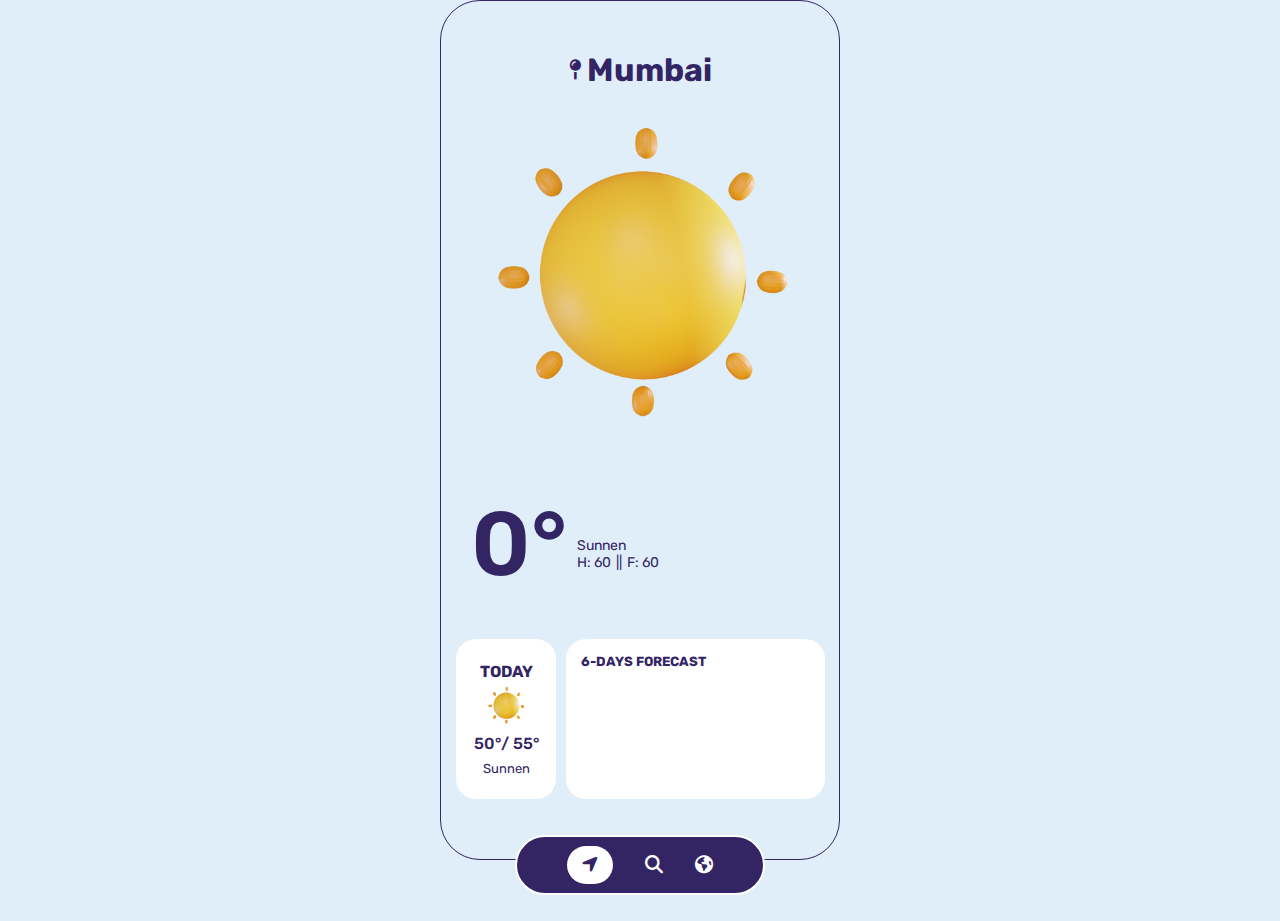
<file: index.html>
<!DOCTYPE html>
<html lang="en">
  <head>
    <meta charset="UTF-8" />
    <meta name="viewport" content="width=device-width, initial-scale=1.0" />
    <!-- links -->
    <link rel="icon" type="png" href="icon.png" />
    <link
      rel="stylesheet"
      href="https://cdnjs.cloudflare.com/ajax/libs/font-awesome/6.4.0/css/all.min.css"
    />
    <link rel="stylesheet" href="style.css" />
    <!-- Title -->
    <title>Weather App</title>
  </head>

  <body>
    <div class="pc">
      <!-- nav section -->
      <nav>
        <ul>
          <li>
            <a class="active" href="index.html"
              ><i class="fa-solid fa-location-arrow"></i
            ></a>
          </li>
          <li>
            <a href="search.html"
              ><i class="fa-solid fa-magnifying-glass"></i
            ></a>
          </li>
          <li>
            <a href="world.html"><i class="fa-solid fa-earth-americas"></i></a>
          </li>
        </ul>
      </nav>
      <!-- main section -->
      <div id="screen">
        <!-- city name -->
        <div class="city-name">
          <i class="fa-solid fa-map-pin"></i>
          <h1 id="city-name">Mumbai</h1>
        </div>
        <!-- weather icon -->
        <div class="weather-icon-css">
          <img class="weather-icon" src="sun.png" />
        </div>
        <!-- weather details -->
        <div class="weather-description">
          <div class="show-metric" id="metric">0°</div>
          <div class="weather-details">
            <div class="weather-main" id="weather-main">Sunnen</div>
            <div class="h-f">
              <div class="show-humidity">H: <span id="humidity">60</span></div>
              ||
              <div class="show-humidity">
                F: <span id="feels-like">60</span>
              </div>
            </div>
          </div>
        </div>
        <!-- Today-forecast -->
        <div class="forcasts-box">
          <div class="today-forecast">
            <h4>TODAY</h4>
            <div class="weather-icon-today">
              <img class="weather-icons" src="sun.png" />
            </div>
            <div class="temp-today">
              <span id="temp-min-today">50°</span><span>/ </span
              ><span id="temp-max-today">55°</span>
            </div>
            <div class="weather-main-today" id="weather-main">Sunnen</div>
          </div>

          <!-- 5day Forecast -->
          <div class="forecast">
            <h5>6-DAYS FORECAST</h5>
            <div id="forecast-box"></div>
          </div>
        </div>
      </div>
    </div>
    <!-- script -->
    <script src="main.js"></script>
  </body>
</html>
</file>
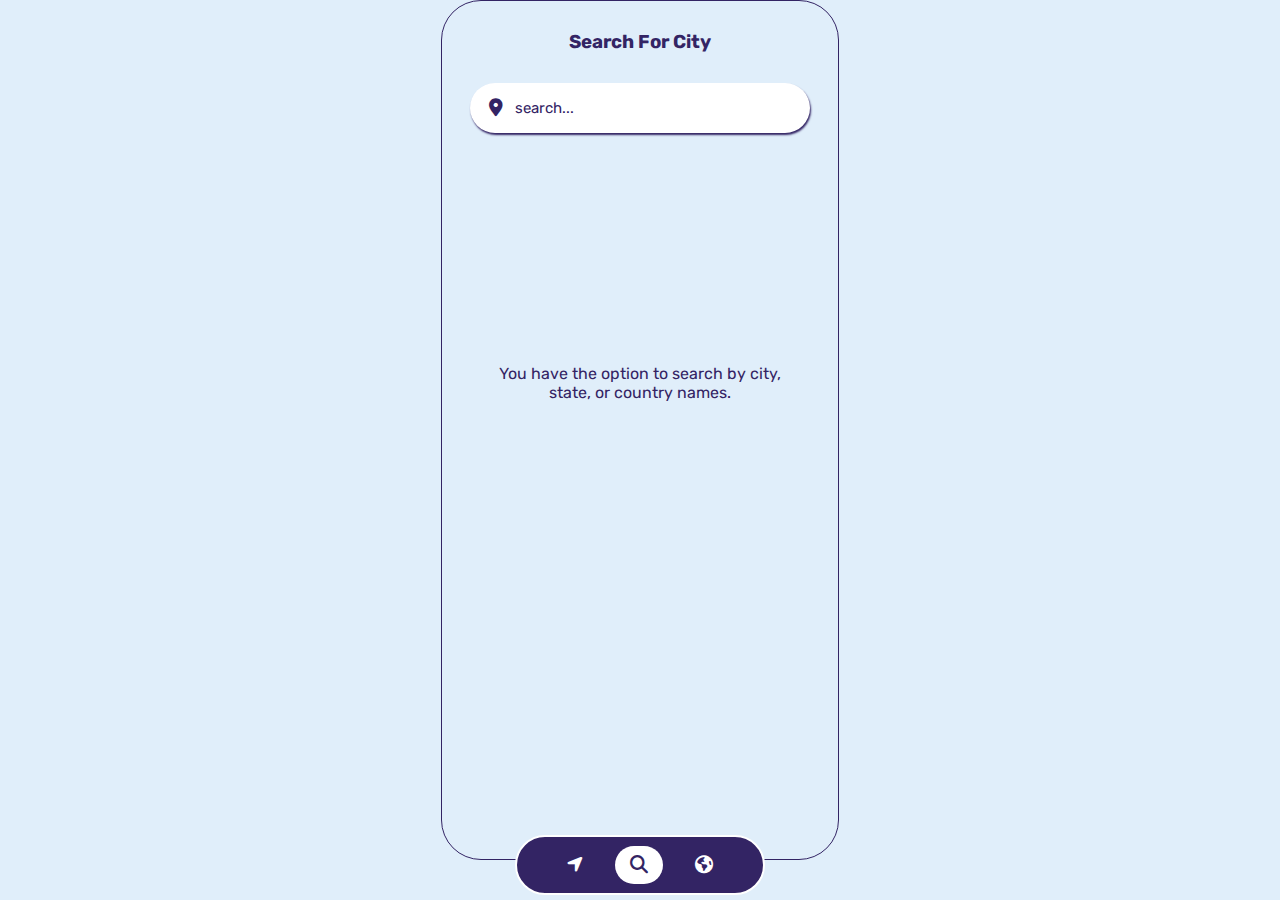
<file: search.html>
<!DOCTYPE html>
<html lang="en">

<head>
  <meta charset="UTF-8">
  <meta name="viewport" content="width=device-width, initial-scale=1.0">
  <!-- links -->
  <link rel="icon" type="png" href="icon.png" />
  <link rel="stylesheet" href="https://cdnjs.cloudflare.com/ajax/libs/font-awesome/6.4.0/css/all.min.css" />
  <link rel="stylesheet" href="search.css" />
  <!-- Title -->
  <title>Document</title>
</head>

<body>
  <div class="pc">
    <!-- nav section -->
    <nav>
      <ul>
        <li><a href="index.html"><i class="fa-solid fa-location-arrow"></i></a></li>
        <li><a class="active" href="search.html"><i class="fa-solid fa-magnifying-glass"></i></a></li>
        <li><a href="world.html"><i class="fa-solid fa-earth-americas"></i></a></li>
      </ul>
    </nav>
    <!-- main section -->
    <h3>Search For City</h3>
    <!-- search -->
    <div class="search">
      <div class="search-icon"><i class="fa-solid fa-location-dot"></i></div>
      <input class="searchinput" type="text" placeholder="search...">
    </div>
    <!-- message -->
    <div class="message">
      <p>You have the option to search by city, state, or country names.</p>
    </div>
    <!-- error message -->
    <div class="error-message">
      <p>One of the specified locations (city, state, or country) was not found. Please try again</p>
    </div>
    <!-- weather -->
    <div class="return">
      <div class="box">
        <div class="weather-box">
          <div class="name">
            <div class="city-name">Landon</div>
            <div class="weather-temp">20°</div>
          </div>
          <div class="weather-icon"><img class="weather-img" src="haze.png" alt=""></div>
        </div>
        <!-- 1 -->
        <div class="weather-desc">
          <div class="desc-box">
            <div class="desc-icon"><i class="fa-solid fa-wind"></i></div>
            <div class="desc-name">Wind</div>
            <div class="desc-info wind">15 m/s</div>
          </div>

          <div class="desc-box">
            <div class="desc-icon"><i class="fa-solid fa-temperature-full"></i></div>
            <div class="desc-name">Pressure</div>
            <div class="desc-info pressure">15 mbar</div>
          </div>

          <div class="desc-box">
            <div class="desc-icon"><i class="fa-solid fa-droplet"></i></div>
            <div class="desc-name">Humidity</div>
            <div class="desc-info humidity">50%</div>
          </div>
        </div>
        <!-- 2 -->
        <div class="weather-desc">
          <div class="desc-box">
            <div class="desc-icon"><i class="fa-solid fa-sun"></i></div>
            <div class="desc-name">Sun Rise</div>
            <div class="desc-info sunrise">12:00:00</div>
          </div>

          <div class="desc-box">
            <div class="desc-icon"><i class="fa-solid fa-cloud-sun"></i></div>
            <div class="desc-name">Sun Set</div>
            <div class="desc-info sunset">12:00:00</div>
          </div>

        </div>
      </div>
    </div>
  </div>
  <!-- main.js -->
  <script src="search.js"></script>
</body>

</html>
</file>
<file: style.css>
@import url("https://fonts.googleapis.com/css2?family=Rubik:ital,wght@0,300..900;1,300..900&display=swap");
* {
  padding: 0;
  margin: 0;
  box-sizing: border-box;
  list-style: none;
  font-family: "Rubik", sans-serif;
}
:root {
  --font-color-main: #332464;
  --white-color: #fff;
}
body {
  background-color: #e0eefa;
}
.pc {
  width: 400px;
  height: 860px;
  margin-left: auto;
  margin-right: auto;
  border: 1px solid var(--font-color-main);
  border-radius: 40px;
}

nav {
  position: fixed;
  left: 0;
  right: 0;
  margin: 0 auto;
  width: fit-content;
  bottom: 5px;
  display: flex;
  justify-content: center;
  align-items: center;
  width: 250px;
  height: 60px;
  border-radius: 40px;
  border: 2px solid var(--white-color);
  background-color: var(--font-color-main);
}
nav ul {
  display: flex;
  gap: 2pc;
}
nav ul li a {
  color: var(--white-color);
  font-size: 18px;
}
.active {
  background-color: var(--white-color);
  color: var(--font-color-main);
  border-radius: 100px;
  padding: 8px 15px;
}

#screen {
  width: 100%;
  height: 100vh;
  margin: 20px 0;
}
.city-name {
  color: var(--font-color-main);
  display: flex;
  justify-content: center;
  align-items: center;
  padding-top: 30px;
  gap: 5px;
}
.city-name i {
  font-size: 20px;
}
.weather-icon-css {
  display: flex;
  justify-content: center;
  align-items: center;
  width: 100%;
  height: 350px;
  margin-top: 10px;
}
.weather-icon-css img {
  width: 80%;
}
.weather-description {
  height: 150px;
  margin-top: 20px;
  display: flex;
  align-items: center;
  color: var(--font-color-main);
  /* border: 1px solid #000; */
}
.show-metric {
  padding-left: 30px;
  font-size: 90px;
  font-weight: 550;
}
.weather-details {
  font-size: 14px;
  margin: 50px 20px 30px 10px;
  width: 100px;
  display: flex;
  flex-direction: column;
}
.weather-details .h-f {
  display: flex;
  gap: 5px;
}
.forcasts-box {
  display: flex;
  margin: 20px 0;
  color: var(--font-color-main);
}
.today-forecast {
  width: 100px;
  height: 160px;
  border-radius: 20px;
  margin-left: 15px;
  display: flex;
  gap: 5px;
  flex-direction: column;
  justify-content: center;
  align-items: center;
  background-color: var(--white-color);
}
.weather-icon-today img {
  width: 40px;
}
.temp-today {
  font-weight: 500;
}
.weather-main-today {
  padding: 3px 0 0 0;
  font-size: 13px;
  text-align: center;
}
.forecast {
  width: 65%;
  height: 160px;
  margin-left: 10px;
  border-radius: 20px;
  background-color: var(--white-color);
}
.forecast h5 {
  text-align: left;
  padding: 15px 0 0 15px;
}
#forecast-box {
  display: grid;
  grid-auto-flow: column;
  overflow-y: auto;
  gap: 10px;
  width: 95%;
  padding: 10px 12px;
  overscroll-behavior-x: contain;
  scroll-snap-type: x mandatory;
  scrollbar-width: none;
}
#forecast-box::-webkit-scrollbar {
  display: none;
}
.weather-forecast-box {
  width: 70px;
  height: 110px;
  border-radius: 15px;
  display: flex;
  text-align: center;
  flex-direction: column;
  justify-content: center;
  align-items: center;
  gap: 2px;
  flex-shrink: 0;
  align-items: center;
  border: 1px solid var(--font-color-main);
}
.day-weather {
  font-size: 15px;
}
.weather-icon-forecast img {
  width: 30px;
}
.temp-weather {
  font-size: 12px;
}
.weather-main-forecast {
  font-size: 12px;
}

@media (max-width: 400px) {
  /* 400 * 860 */
  .pc {
    border: none;
    border-radius: none;
    width: auto;
    height: auto;
  }
}
</file>
<file: search.css>
@import url("https://fonts.googleapis.com/css2?family=Rubik:ital,wght@0,300..900;1,300..900&display=swap");
* {
  padding: 0;
  margin: 0;
  box-sizing: border-box;
  list-style: none;
  font-family: "Rubik", sans-serif;
}
:root {
  --font-color-main: #332464;
  --white-color: #fff;
}
body {
  background-color: #e0eefa;
}
.pc {
  width: 398px;
  height: 860px;
  margin-left: auto;
  margin-right: auto;
  border: 1px solid var(--font-color-main);
  border-radius: 40px;
}

nav {
  position: fixed;
  left: 0;
  right: 0;
  margin: 0 auto;
  width: fit-content;
  bottom: 5px;
  display: flex;
  justify-content: center;
  align-items: center;
  width: 250px;
  height: 60px;
  border-radius: 40px;
  border: 2px solid var(--white-color);
  background-color: var(--font-color-main);
}
nav ul {
  display: flex;
  gap: 2pc;
}
nav ul li a {
  color: var(--white-color);
  font-size: 18px;
}
.active {
  background-color: var(--white-color);
  color: var(--font-color-main);
  border-radius: 100px;
  padding: 8px 15px;
}
h3 {
  color: var(--font-color-main);
  text-align: center;
  margin: 30px 0;
}
.search {
  width: 340px;
  height: 50px;
  margin-left: auto;
  margin-right: auto;
  border-radius: 40px;
  display: flex;
  justify-content: center;
  align-items: center;
  box-shadow: 1px 2px 2px var(--font-color-main);
  background-color: var(--white-color);
}
.search-icon {
  width: 18px;
  height: 50px;
  display: flex;
  border-radius: 20px;
  justify-content: center;
  align-items: center;
}
.search-icon i {
  font-size: 18px;
  color: var(--font-color-main);
}
.search input {
  width: 85%;
  padding: 10px;
  font-size: 15px;
  color: var(--font-color-main);
  border: none;
  outline: none;
}
.search input::placeholder {
  color: var(--font-color-main);
}
/*  */
.error-message {
  display: none;
}
.error-message p {
  width: 100%;
  height: 500px;
  display: flex;
  justify-content: center;
  align-items: center;
  color: var(--font-color-main);
  text-align: center;
  padding: 40px;
}
/*  */
.message {
  display: block;
}
.message p {
  width: 100%;
  height: 500px;
  display: flex;
  justify-content: center;
  align-items: center;
  color: var(--font-color-main);
  text-align: center;
  padding: 50px;
}
/*  */
.return {
  display: none;
}
.box {
  max-width: 400px;
  height: auto;
  padding: 0 40px;
  margin-left: auto;
  margin-right: auto;
  border:1px solid black;
  margin-top: 40px;
}
.weather-box {
  height: 200px;
  max-width: 320px;
  border-radius: 40px;
  margin-top: 10px;
  display: flex;
  justify-content: center;
  align-items: center;
  background-color: var(--font-color-main);
}
.name {
  padding-left: 40px;
  width: 220px;
  display: flex;
  flex-direction: column;
  gap: 5px;
  color: var(--white-color);
  height: auto;
}
.city-name {
  font-size: 20px;
}
.weather-temp {
  font-size: 60px;
}
.weather-icon {
  padding: 0 20px;
  width: 220px;
  height: 170px;
  display: flex;
  align-items: center;
  justify-content: center;
}
.weather-icon img {
  width: 100%;
}
/*  */
.weather-desc {
  display: flex;
  justify-content: center;
  column-gap: 10px;
}
.desc-box {
  width: 100px;
  display: grid;
  padding: 15px;
  gap: 5px;
  height: 100px;
  margin-top: 10px;
  border-radius: 20px;
  place-content: center;
  color: var(--white-color);
  background-color: var(--font-color-main);
}

@media (max-width: 400px) {
  .pc {
    border: none;
    border-radius: none;
    width: auto;
    height: auto;
  }
}
</file>
